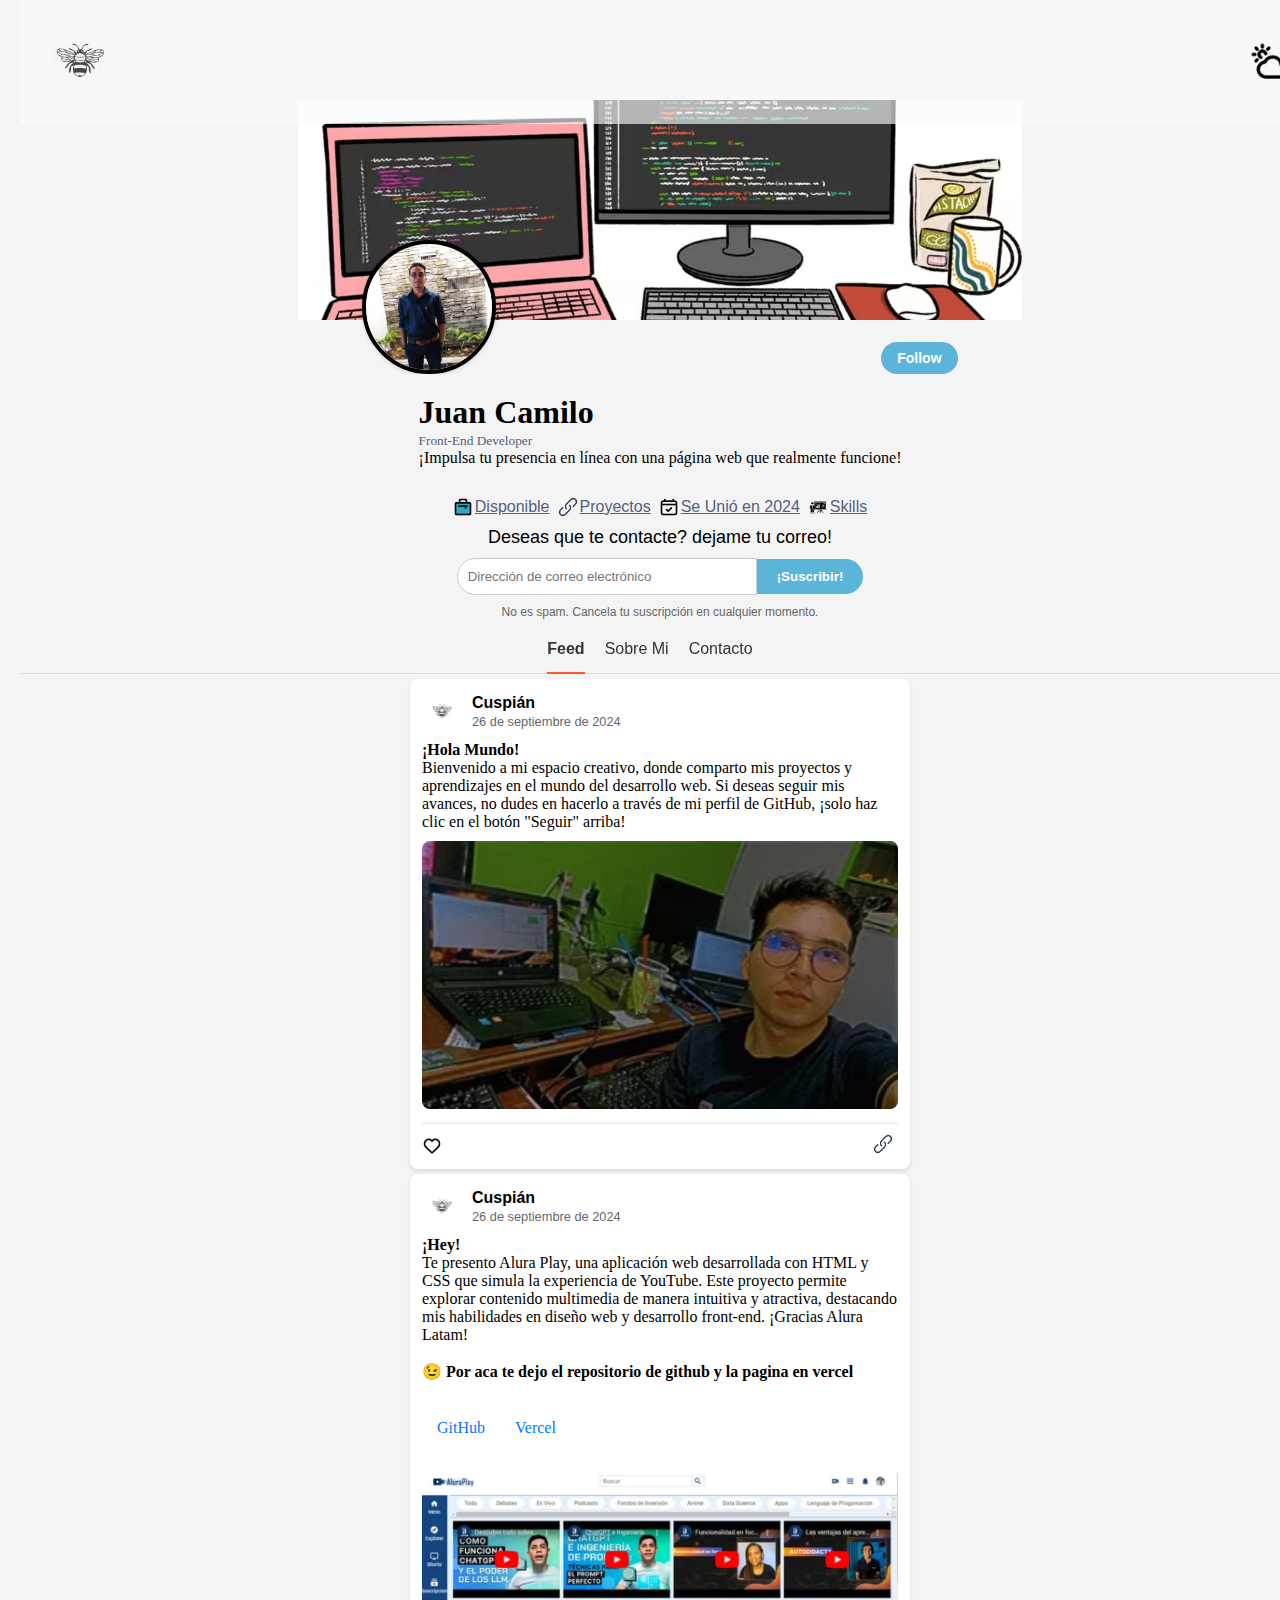
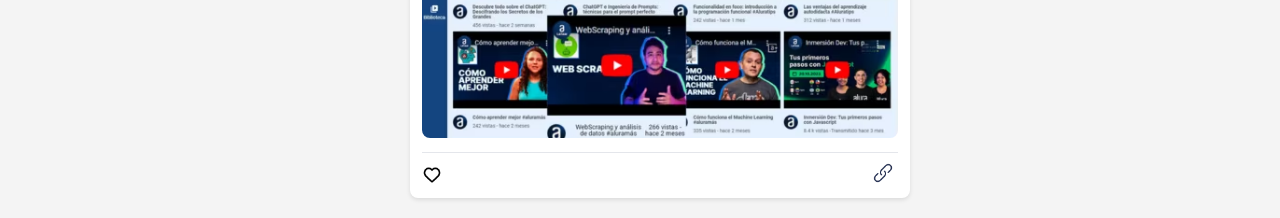
<file: Index.html>
<!DOCTYPE html>
<html lang="es">
<head>
    <meta charset="UTF-8">
    <meta name="viewport" content="width=device-width, initial-scale=1.0">
    <link rel="stylesheet" href="./styles.css"> <!-- Cambié la ruta -->
    <title>Feed-JuanKa</title>
    <script src="https://code.jquery.com/jquery-3.6.0.min.js"></script> <!-- Incluye jQuery -->
</head>
<body>
    <!-- header -->
    <header>
        <div class="logo">
            <a href="/Index.html" target="_blank" ><img src="./img/avif/logo-camilo.avif" alt="logo-de-juanka"></a>
            <img class="tema" src="./img/avif/icono-tema.avif" alt="icono-tema-dia">
        </div>
    </header>

    
    <!-- seccion Banner -->
    <section class="banner">
        <div class="img-banner">
            <img src="./img/avif/banner.avif" alt="Banner image">
        </div>    
        <div class="profile-container">
            <img src="./img/avif/perfil.avif" alt="Imagen de perfil de Juan Camilo Cuspian" class="profile-pic">
            <a href="https://github.com/CamiloCuspian" target="_blank" class="follow-btn" aria-label="Sígueme en GitHub">Follow</a>
        </div>
    </section>

    <section class="wrap-presentacion">
        <div class="presentacion">
            <h1>Juan Camilo</h1>
            <small>Front-End Developer</small>
            <p>¡Impulsa tu presencia en línea con una página web que realmente funcione!</p>
        </div>
    </section>

    <!-- nav -->
    <nav class="wrap-nav">
        <ul class="nav">
            <li>
                <a href="https://wa.me/qr/HKZDRAW62Q6KL1" target="_blank"><img width="20" src="./img/avif/job.avif" alt="Disponible">Disponible</a>
                <a href="/Index.html" target="_blank"><img width="20" src="./img/avif/link.avif" alt="Proyectos">Proyectos</a>
                <a href="https://www.linkedin.com/in/juan-camilo-cuspian/" target="_blank"><img width="20" src="./img/avif/calendar.avif" alt="Se unió en 2024">Se Unió en 2024</a>
                <a href="/Index.html" target="_blank"><img width="20" src="./img/avif/office.avif" alt="Skills">Skills</a>
            </li>
        </ul>
    </nav>

    <!-- box -->
    <div class="subscription-box">
        <p>Deseas que te contacte? dejame tu correo!</p>
        <form class="subscription-form">
            <input type="email" placeholder="Dirección de correo electrónico" required>
            <button type="submit">¡Suscribir!</button>
        </form>
        <small>No es spam. Cancela tu suscripción en cualquier momento.</small>
    </div>

    <!-- barra de navegacion -->
    <nav class="wrap-brr-nav">
        <ul class="brr-nav">
            <li><a href="#" id="feedLink" class="active" target="_blank">Feed</a></li>
            <li><a href="#" id="aboutLink" target="_blank">Sobre Mi</a></li>
            <li><a href="#" id="contactLink" target="_blank">Contacto</a></li>
            <!-- <li><a href="#" id="guestbookLink"></a></li> -->
        </ul>
    </nav>
    

    <!-- Aquí se cargará el contenido dinámico -->
    <div id="dynamic-content">
        <!-- Contenido inicial que puede cambiar dinámicamente -->
        <section class="wrap-post">
            <div class="post">
                <div class="post-header">
                    <img src="./img/avif/logo-camilo.avif" alt="Avatar" class="avatar">
                    <div class="user-info">
                        <span class="username">Cuspián</span>
                        <span class="post-date">26 de septiembre de 2024</span>
                    </div>
                </div>
                <div class="post-content">
                    <strong>¡Hola Mundo!</strong>
                    <p>Bienvenido a mi espacio creativo, donde comparto mis proyectos y aprendizajes en el mundo del desarrollo web. Si deseas seguir mis avances, no dudes en hacerlo a través de mi perfil de GitHub, ¡solo haz clic en el botón "Seguir" arriba!</p>

                </div>
                <img src="./img/avif/Snapchat.avif" alt="Imagen del post" class="post-image">
                <div class="post-actions">
                    <button id="likeButton" class="action-button">
                        <img src="./img/avif/heart.avif" alt="Like">
                    </button>
                    <button class="action-button">
                        <a href="https://www.linkedin.com/in/juan-camilo-cuspian/" target="_blank"><img src="./img/avif/link.avif" alt="Comment"></a>
                    </button>
                </div>
            </div>
        </section>
        <section class="wrap-post">
            <div class="post">
                <div class="post-header">
                    <img src="./img/avif/logo-camilo.avif" alt="Avatar" class="avatar">
                    <div class="user-info">
                        <span class="username">Cuspián</span>
                        <span class="post-date">26 de septiembre de 2024</span>
                    </div>
                </div>
                <div class="post-content">
                    <strong>¡Hey!</strong>
                    <p>Te presento Alura Play, una aplicación web desarrollada con HTML y CSS que simula la experiencia de YouTube. Este proyecto permite explorar contenido multimedia de manera intuitiva y atractiva, destacando mis habilidades en diseño web y desarrollo front-end. ¡Gracias Alura Latam!</p> <br>
                    <h4>😉 Por aca te dejo el repositorio de github y la pagina en vercel</h4> <br>
                    <ul class="link-list">
                        <li><a href="https://github.com/CamiloCuspian/challenge-alura-play" target="_blank">GitHub</a></li>
                        <li><a href="https://challenge-alura-play.vercel.app/" target="_blank">Vercel</a></li>
                    </ul>
                    
                    

                </div>
                <img src="./img/avif/alura.avif" alt="Imagen del post" class="post-image">
                <div class="post-actions">
                    <button id="likeButton" class="action-button">
                        <img src="./img/avif/heart.avif" alt="Like">
                    </button>
                    <button class="action-button">
                        <a href="https://www.linkedin.com/in/juan-camilo-cuspian/" target="_blank" aria-label="Perfil de LinkedIn">
                            <img src="./img/avif/link.avif" alt="Enlace a mi perfil de LinkedIn">
                        </a>
                        
                    </button>
                </div>
            </div>
        </section>
    </div>

    <script src="app.js"></script>
</body>
</html>
</file>
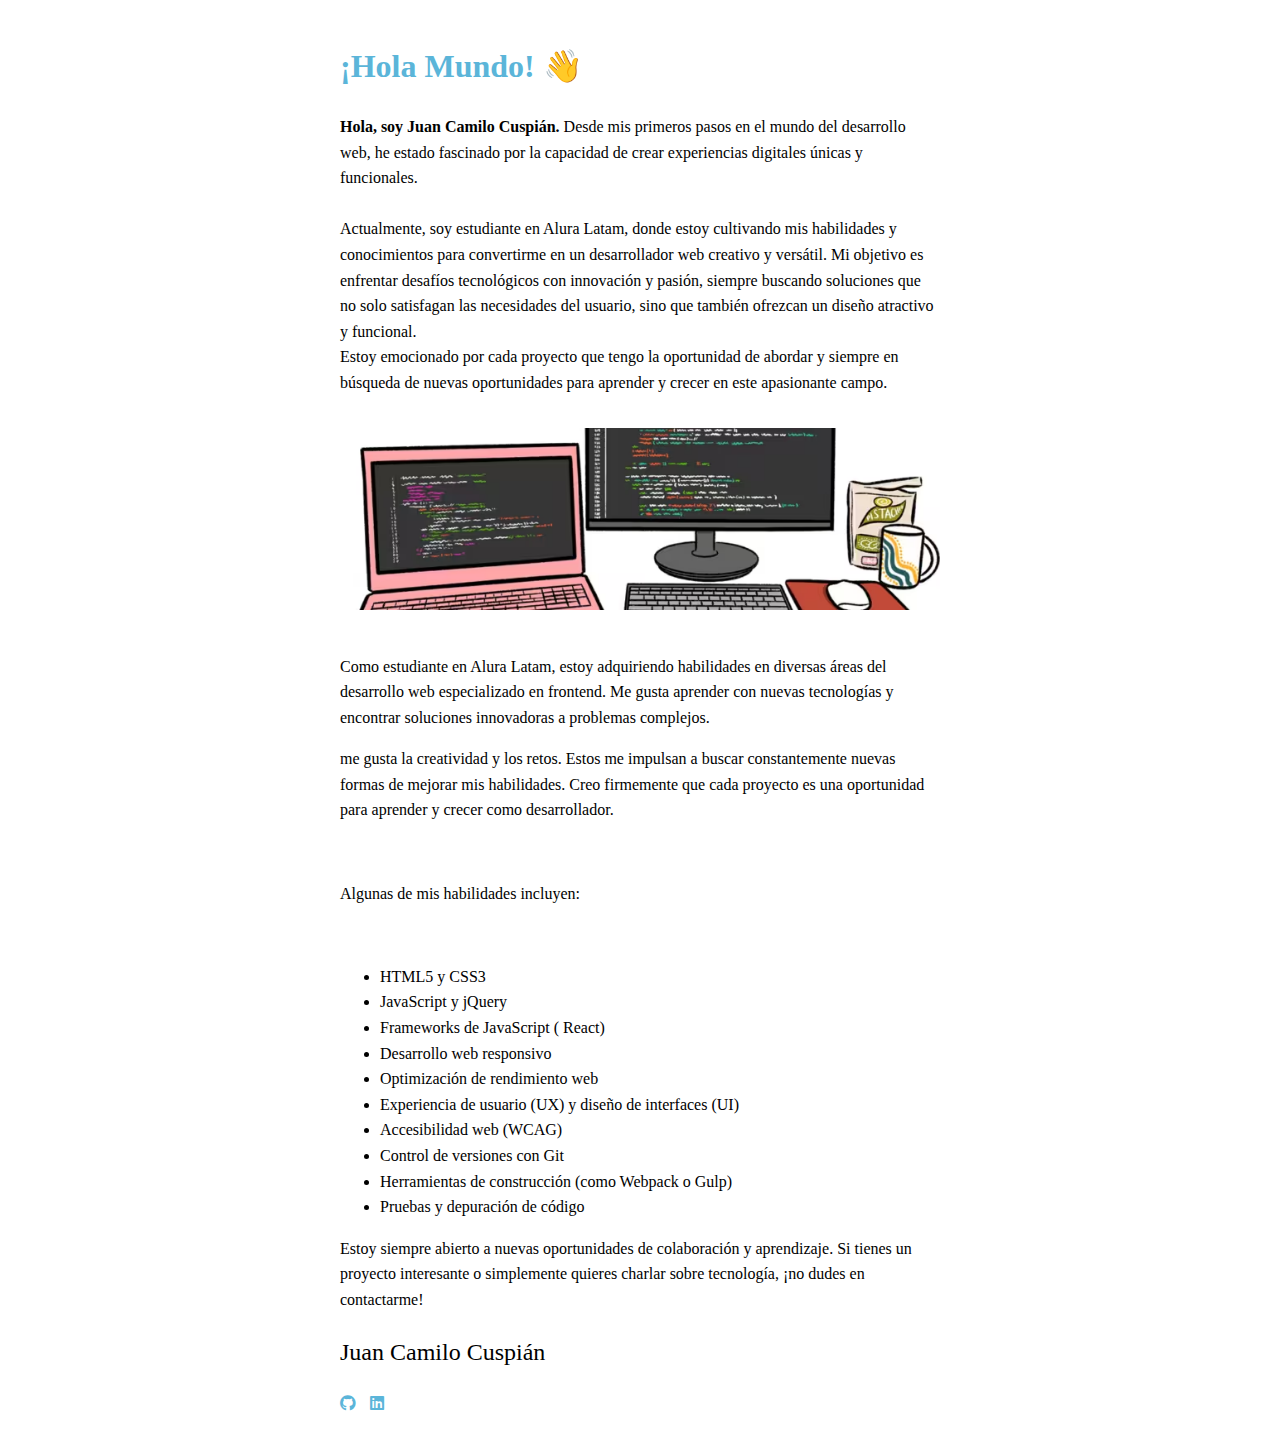
<file: about.html>
<!DOCTYPE html>
<html lang="es">
<head>
    <meta charset="UTF-8">
    <meta name="viewport" content="width=device-width, initial-scale=1.0">
    <link rel="stylesheet" href="./about.css"> <!-- Cambié la ruta -->
    <link rel="stylesheet" href="https://cdnjs.cloudflare.com/ajax/libs/font-awesome/5.15.3/css/all.min.css">
    <title>About Juan Camilo</title> <!-- Añadí un título más descriptivo -->
</head>
<body>
<section class="about">
    <h1>¡Hola Mundo! 👋</h1>
    
    <p> <b>Hola, soy Juan Camilo Cuspián.</b> Desde mis primeros pasos en el mundo del desarrollo web, he estado fascinado por la capacidad de crear experiencias digitales únicas y funcionales.<br>
        <br>  Actualmente, soy estudiante en Alura Latam, donde estoy cultivando mis habilidades y conocimientos para convertirme en un desarrollador web creativo y versátil. Mi objetivo es enfrentar desafíos tecnológicos con innovación y pasión, siempre buscando soluciones que no solo satisfagan las necesidades del usuario, sino que también ofrezcan un diseño atractivo y funcional.<br>  Estoy emocionado por cada proyecto que tengo la oportunidad de abordar y siempre en búsqueda de nuevas oportunidades para aprender y crecer en este apasionante campo.</p>

    <img class="imagen" src="./img/avif/banner.avif" alt="Juan Camilo Cuspiuan trabajando en un proyecto"> <!-- Verifica la ruta de la imagen -->

    <p>Como estudiante en Alura Latam, estoy adquiriendo habilidades en diversas áreas del desarrollo web especializado en frontend. Me gusta aprender con nuevas tecnologías y encontrar soluciones innovadoras a problemas complejos.</p>

    <p>me gusta la creatividad y los retos. Estos me impulsan a buscar constantemente nuevas formas de mejorar mis habilidades. Creo firmemente que cada proyecto es una oportunidad para aprender y crecer como desarrollador.</p>
        <br>
    <p>Algunas de mis habilidades incluyen:</p>
    <br>
    <ul>
        <li>HTML5 y CSS3</li>
        <li>JavaScript y jQuery</li>
        <li>Frameworks de JavaScript ( React)</li>
        <li>Desarrollo web responsivo</li>
        <li>Optimización de rendimiento web</li>
        <li>Experiencia de usuario (UX) y diseño de interfaces (UI)</li>
        <li>Accesibilidad web (WCAG)</li>
        <li>Control de versiones con Git</li>
        <li>Herramientas de construcción (como Webpack o Gulp)</li>
        <li>Pruebas y depuración de código</li>
    </ul>


    <p>Estoy siempre abierto a nuevas oportunidades de colaboración y aprendizaje. Si tienes un proyecto interesante o simplemente quieres charlar sobre tecnología, ¡no dudes en contactarme!</p>

    <div class="signature">Juan Camilo Cuspián</div>

    <div class="social-icons">
        <a href="https://github.com/CamiloCuspian" target="_blank" title="GitHub"><i class="fab fa-github"></i></a>
        <a href="https://www.linkedin.com/in/juan-camilo-cuspian/" target="_blank" title="LinkedIn"><i class="fab fa-linkedin"></i></a>
        <a href="#" title="Twitter"><i class=""></i></a>
    </div>
</section>
</body>
</html>
</file>
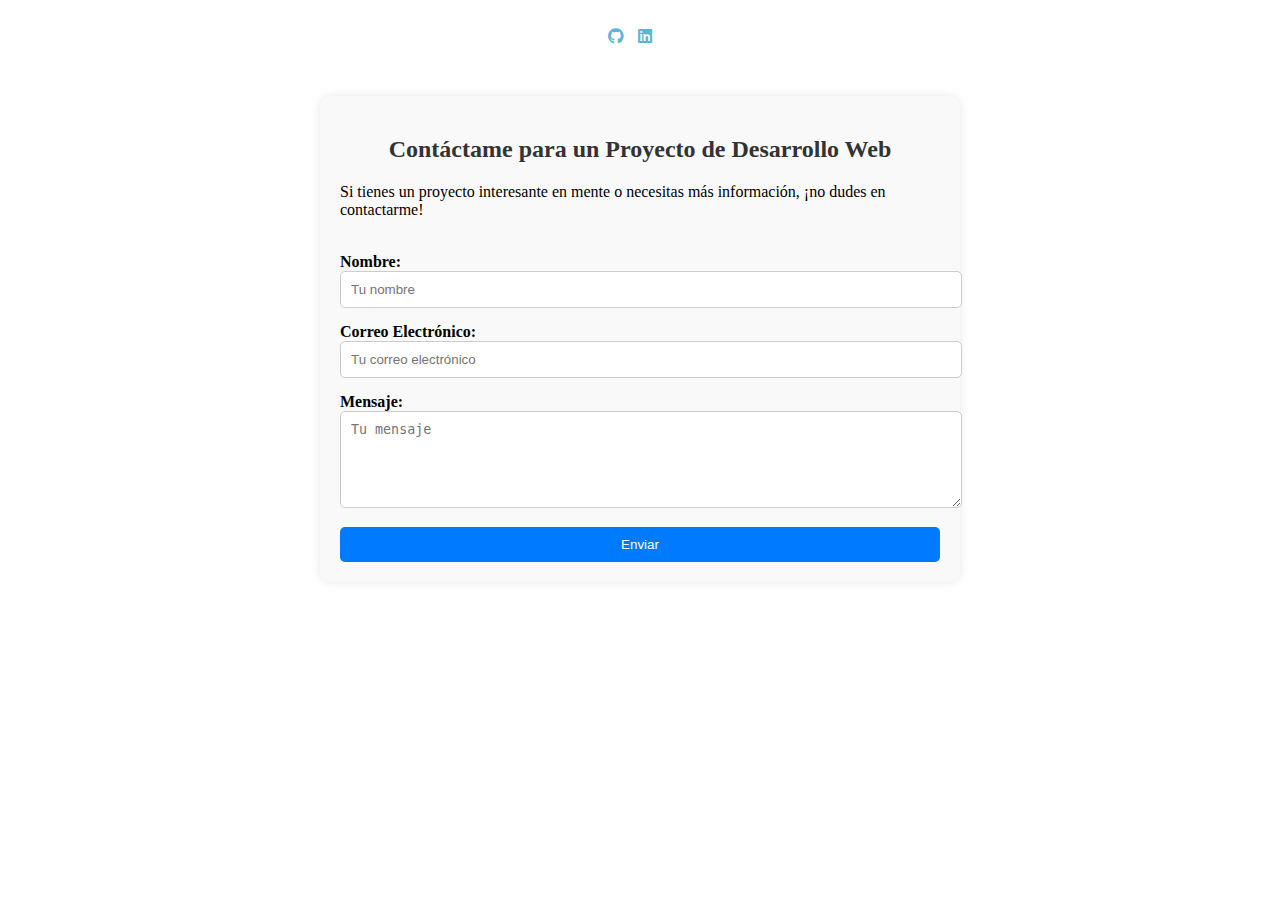
<file: contact.html>
<!DOCTYPE html>
<html lang="es">
<head>
    <meta charset="UTF-8">
    <meta name="viewport" content="width=device-width, initial-scale=1.0">
    <title>Contacto - Proyecto de Desarrollo Web</title>
    <link rel="stylesheet" href="contact.css"> <!-- Aquí puedes agregar tus estilos CSS -->
    <link rel="stylesheet" href="https://cdnjs.cloudflare.com/ajax/libs/font-awesome/5.15.3/css/all.min.css">
</head>
<body>
    <section class="icons">
        <div class="social-icons">
            <a href="https://github.com/CamiloCuspian"  target="_blank" title="GitHub"><i class="fab fa-github"></i></a>
            <a href="https://www.linkedin.com/in/juan-camilo-cuspian/" target="_blank" title="LinkedIn"><i class="fab fa-linkedin"></i></a>
            <a href="#" title="Twitter"><i class=""></i></a>
        </div>
    </section>
    <section class="contact-form-section">
        <h2>Contáctame para un Proyecto de Desarrollo Web</h2>
        <p>Si tienes un proyecto interesante en mente o necesitas más información, ¡no dudes en contactarme!</p><br>
        <form id="contactForm" class="contact-form">
            <div class="form-group">
                <label for="nombre">Nombre:</label>
                <input type="text" id="nombre" name="nombre" required placeholder="Tu nombre">
            </div>
            <div class="form-group">
                <label for="email">Correo Electrónico:</label>
                <input type="email" id="email" name="email" required placeholder="Tu correo electrónico">
            </div>
            <div class="form-group">
                <label for="mensaje">Mensaje:</label>
                <textarea id="mensaje" name="mensaje" rows="5" required placeholder="Tu mensaje"></textarea>
            </div>
            <button type="submit">Enviar</button>
        </form>
        <div id="responseMessage" class="response-message" style="display:none;"></div>
    </section>

    <script src="app.js"></script> <!-- Incluye tu archivo JavaScript -->
</body>
</html>
</file>
<file: styles.css>
:root{
    ---bgr:#EBF2F0;
    ---enlaces:#5BB5D9;
    ---ltr:#515F80;

    ---font-family: cursive;
}

*{
  padding: 0;
  margin: 0;
  box-sizing: border-box;
}

body{
  display: flex;
  justify-content: center;
  flex-direction: column;
  width: 100vw;
  background-color: var(---bgr);
}

.logo{
  width: 100%;
  display: flex;
  justify-content: space-between;
  align-items: center;
  position: fixed;
  background-color: rgba(249, 250, 251, 0.65);
  top: 0;
  padding: 10px; 
}

.logo a img{
  max-width: 100px;
}

.tema{
  width: 40px;
  height: 40px;
  margin-left: 10px;
}

.banner {
  margin-top: 80px;
  max-width: 100%;
  height: auto;
  overflow: hidden;
  display: flex;
  justify-content: center;
  flex-direction: column;
}
.img-banner{
  display: flex;
  justify-content: center;
}
.banner img {
  height: auto;
  display: block;
}

.profile-container {
  margin-top: -5rem;
  bottom: 10px;
  display: flex;
  justify-content: space-around;
  align-items: flex-end;
}

.profile-pic {
  width: 134px;
  height: 134px;
  border-radius: 50%;
  border: 4px solid black;
  box-shadow: 0 2px 4px rgba(0,0,0,0.1);
  margin-left: 150px;
}

.follow-btn {
  background-color: var(---enlaces);
  color: white;
  padding: 8px 16px;
  border-radius: 9999px;
  text-decoration: none;
  font-weight: bold;
  font-size: 14px;
  transition: background-color 0.3s;
  margin-right: 150px;
}

.follow-btn:hover {
  background-color: var(---ltr);
}


/* biografia */
.wrap-presentacion {
    display: flex;
    justify-content: center;
    align-items: center;
    flex-flow: row wrap;
    margin: 20px;
}
.presentacion{
    font-family: var(---font-family);
}
.presentacion small{
    color: var(---ltr);
}
/* 3D*/
.skills{
    position: relative;
    width: 260px;
    height: 260px;
    display: flex;
    justify-content: center;
    align-items: center;
}

.skills li{
    position: absolute;
    left: 0;
    list-style: none;
    transform-origin: 130px;
    transition: 0.5s;
    transition-delay: calc(0.1s * var(--i));
    transform: rotate(0deg) translateX(100px);
}
.skills.active li {
    transform: rotate(calc(360deg / -8 * var(--i)));
}
.skills li a {
    display: flex;
    justify-content: center;
    align-items: center;
    width: 60px;
    height: 60px;
    font-size: 1.5em;
    border-radius: 50%;
    color: azure;
    transform: rotate(calc(360deg / -8 * var(--i)));
    color: transparent;
    transition: 1s;
    transition-delay: 0.5s;
}
.skills.active li a{
    color: var(--clr);
}
.skills li a::before{
    content: '';
    position: absolute;
    width: 20px;
    height: 2px;
    border-radius: 2px;
    background: var(--clr);
    transform: rotate(calc(var(--i) * 90deg) translate(0,25px));
    transition: height 0.5s, width 0.5s, transform 0.5s;
    transition-delay: 0s,0s,0s;
}
.skills.active li a::before{
    width: 60px;
    height: 60px;
    border: 2px solid var(--clr);
    box-sizing: border-box;
    background: #021526;
    transform: rotate(calc(var(--i) * 90deg) translate(0px,0px));
    transition: transform 0.5s, height 0.5s, width 0.5s;
    transition-delay: 1s,1s,1.5s;
    transform: rotate (135deg);
}
.skills.active li:hover a::before{
    background: var(--clr);
    color: #021526;
    box-shadow: 0 0 10px var(--clr),
    0 0 30px var(--clr),
    0 0 50px var(--clr);
}
.skills li a::after{
    content: '';
    position: absolute;
    left: 50px;
    width: 20px;
    height: 2px;
    background: var(--clr);
    z-index: -1;
    transform: rotate(calc(var(--i) * 0deg)) translate(15px,0px);
    transition: 0.5s;
    transition-delay: 0.5s;
}
.skills.active li a::after{
    left: 10px;
    width: 40px;
    transition-delay: 0.5s;
    transform: rotate(calc(var(--i) * 45deg)) translate(50px,0px);
}
.skills.active li:hover a ion-icon{
    position: relative;
    color: #021526;
    z-index: 100000;
}

.skills-wrap{
    position: absolute;
    width: 60px;
    height: 60px;
    color: bisque;
    display: flex;
    justify-content: center;
    align-items: center;
    z-index: 1000;
    border-radius: 50%;
    cursor: pointer;
    font-size: 2em;
    transition: 1.5s;
}
.skills.active .skills-wrap{
    transform: rotate(315deg);
}

/* sobre mi*/

.wrap-sobre-mi{
    display: flex;
    justify-content: center;
    align-items: center;
    width: 100%;
    background-color: var(---color-bgr-);
    margin-top: 1.5rem;
    color: var(---color-fuentes);
}
.sobre-mi{
    display: flex;
    flex-direction: column;
    justify-content: center;
    padding: 5rem 10rem;
    gap: 1rem;
    flex-flow: column wrap;
}
.sobre-mi h1{
    font-family: var(---fuente-ltr);
    font-size: 2.5rem;
}
.sobre-mi p{
    font-size: 1.5rem;
    font-family: var(---fuente-ltr);
}

/* nav */
.wrap-nav {
    display: flex;
    justify-content: center;
    align-items: center;
    margin: 10px;
}

.wrap-nav ul li {
    list-style-type: none;
    display: flex;
    gap: 8px;
}
.wrap-nav ul li a{
    display: flex;
    flex-direction: row;
    flex-flow: row wrap;
    align-items: center;
    color: var(---ltr);
    gap: 2px;
}

/* barra de navegacion */

.brr-nav a {
  position: relative;
  display: inline-block;
  padding: 10px;
  text-decoration: none;
  color: #333; /* Color por defecto */
  font-size: 16px;
}

/* Pseudo-elemento para el subrayado animado */
.brr-nav a::after {
  content: '';
  position: absolute;
  width: 0;
  height: 2px;
  display: block;
  margin-top: 5px;
  right: 0;
  background: #ff5733; 
  transition: width 0.3s ease; 
}

/* Cuando está activo o al pasar el mouse, el subrayado aparece */
.brr-nav a.active::after, 
.brr-nav a:hover::after {
  width: 100%; 
  left: 0; 
  right: auto;
}

.wrap-brr-nav {
  border-bottom: 1px solid #e0e0e0;
  padding-bottom: 10px;
  display: flex;
  justify-content: center;
  margin-top: 1rem;
}
.brr-nav {
  list-style-type: none;
  padding: 0;
  margin: 0;
  display: flex;
}
.brr-nav li {
  margin-right: 20px;
  position: relative;
}
.brr-nav li a {
  text-decoration: none;
  color: #333;
  font-size: 16px;
  padding: 5px 0;
}
.active {
  color: #000;
  font-weight: bold;
}
.active::after {
  content: '';
  position: absolute;
  left: 0;
  bottom: -11px;
  width: 100%;
  height: 2px;
  background-color: var(---enlaces); 
}
/* box */

.subscription-box {
    text-align: center;
    font-family: Arial, sans-serif;
}

.subscription-box p {
    font-size: 18px;
    margin-bottom: 10px;
}

.subscription-form {
    display: inline-flex;
    justify-content: center;
    align-items: center;
}

.subscription-form input {
    padding: 10px;
    border: 1px solid #ccc;
    border-radius: 20px 0 0 20px;
    outline: none;
    width: 300px;
}

.subscription-form button {
    background-color: var(---enlaces);
    color: white;
    padding: 10px 20px;
    border: none;
    border-radius: 0 20px 20px 0;
    cursor: pointer;
    font-weight: bold;
}

.subscription-form button:hover {
    background-color: var(---ltr);
}

.subscription-box small {
    display: block;
    margin-top: 10px;
    font-size: 12px;
    color: #666;
}

/* post */
.wrap-post{
  display: flex;
  justify-content: center;
  align-items: center;
  margin-top: 5px;
}
.post {
  background-color: white;
  border-radius: 8px;
  box-shadow: 0 2px 4px rgba(0, 0, 0, 0.1);
  width: 500px;
  padding: 12px;
  
}
body {
  font-family: Arial, sans-serif; 
  background-color: #f4f4f4;
  margin: 20px;
}

.link-list {
  list-style-type: none; 
  padding: 0;
  max-width: 300px; 
  display: flex;
}

.link-list li {
  margin: 10px 0;
}

.link-list a {
  text-decoration: none; 
  color: #007bff; 
  background-color: #fff; 
  padding: 10px 15px; 
  border-radius: 5px;
  transition: background-color 0.3s, color 0.3s;
  display: block; 
}

.link-list a:hover {
  background-color: #007bff; 
  color: #fff;
}

.post-header {
  display: flex;
  align-items: center;
  margin-bottom: 10px;
}
.avatar {
  width: 40px;
  height: 40px;
  border-radius: 50%;
  margin-right: 10px;
}
.user-info {
  display: flex;
  flex-direction: column;
}
.username {
  font-weight: bold;
  margin-bottom: 2px;
}
.post-date {
  font-size: 0.8em;
  color: #65676B;
}
.post-content {
  margin-bottom: 10px;
  font-family: var(---font-family);
}
.post-content ul li{
  list-style-type: none;

}
.post-image {
  width: 100%;
  border-radius: 8px;
  margin-bottom: 10px;
}

.post-actions {
  display: flex;
  justify-content: space-between;
  border-top: 1px solid #e4e6eb;
  padding-top: 10px;
}
.action-button {
  background: none;
  border: none;
  color: #65676B;
  font-size: 14px;
  cursor: pointer;
  display: flex;
  align-items: center;
}
.action-button img {
  width: 20px;
  height: 20px;
  margin-right: 5px;
}
.action-button {
background: none;
border: none;
color: #65676B;
font-size: 14px;
cursor: pointer;
display: flex;
align-items: center;
transition: color 0.3s ease;
}
.action-button img {
width: 20px;
height: 20px;
margin-right: 5px;
}
.action-button.liked {
color: #1877F2;  
}
</file>
<file: about.css>
body {
    display: flex;
    justify-content: center;
    width: 100vw;
    box-sizing: border-box;
    padding: 0%;
    margin: 0%;
    justify-content: center;
    flex-direction: column;
    
}


.about{
    font-family: cursive;
    line-height: 1.6;
    max-width: 600px;
    margin: 0 auto;
    padding: 20px;

}
h1 {
    color: #5BB5D9;
}
.imagen {
    max-width: 100%;
    height: auto;
    margin-bottom: 20px;
    margin-top: 1rem;
}
.signature {
    font-family: 'Brush Script MT', cursive;
    font-size: 24px;
    margin-top: 20px;
}
.social-icons {
    margin-top: 20px;
}
.social-icons a {
    margin-right: 10px;
    text-decoration: none;
    color: #5BB5D9;
}
</file>
<file: contact.css>
body {
    font-family: cursive;
}

.contact-form-section {
    max-width: 600px;
    margin: 50px auto;
    padding: 20px;
    background-color: #f9f9f9;
    border-radius: 10px;
    box-shadow: 0px 0px 10px rgba(0, 0, 0, 0.1);
}
.response-message {
    margin-top: 20px;
    padding: 10px;
    background-color: #d4edda;
    color: #155724;
    border: 1px solid #c3e6cb;
    border-radius: 5px;
}

.contact-form-section h2 {
    text-align: center;
    margin-bottom: 20px;
    color: #333;
}

.contact-form {
    display: flex;
    flex-direction: column;
}

.form-group {
    margin-bottom: 15px;
}

.form-group label {
    font-weight: bold;
    margin-bottom: 5px;
}

.form-group input,
.form-group textarea {
    width: 100%;
    padding: 10px;
    border: 1px solid #ccc;
    border-radius: 5px;
}

.contact-form button {
    padding: 10px 20px;
    background-color: #007bff;
    color: white;
    border: none;
    border-radius: 5px;
    cursor: pointer;
    transition: background-color 0.3s ease;
}

.contact-form button:hover {
    background-color: #0056b3;
}

.icons{
    display: flex;
    justify-content: center;
    width: 100%;
}
.social-icons {
    margin-top: 20px;
}
.social-icons a {
    margin-right: 10px;
    text-decoration: none;
    color: #5BB5D9;
}
</file>
